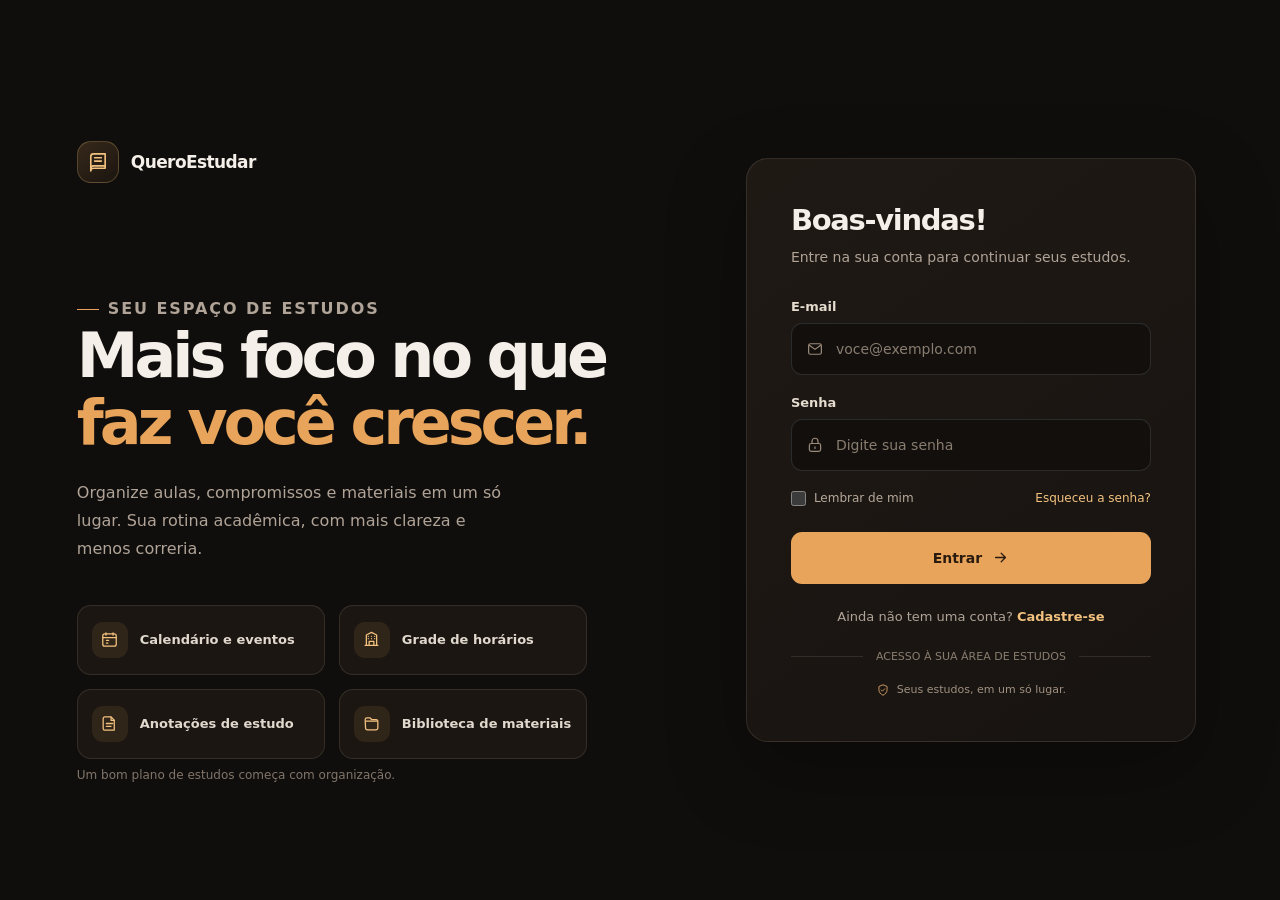
<file: index.html>
<!DOCTYPE html>
<html lang="pt-BR">
<head>
  <meta charset="UTF-8">
  <meta name="viewport" content="width=device-width, initial-scale=1.0">
  <meta name="theme-color" content="#100e0c">
  <meta name="description" content="Acesse o QueroEstudar e organize sua rotina acadêmica em um só lugar.">
  <title>Entrar · QueroEstudar</title>
  <link rel="stylesheet" href="styles.css">
</head>
<body>
  <main class="page">
    <section class="intro" aria-label="Sobre o QueroEstudar">
      <a class="brand" href="index.html" aria-label="QueroEstudar, página inicial">
        <span class="brand-mark" aria-hidden="true">
          <img src="assets/icons/logo.svg" alt="">
        </span>
        <span>QueroEstudar</span>
      </a>

      <div class="intro-copy">
        <p class="eyebrow">Seu espaço de estudos</p>
        <h1>Mais foco no que <span>faz você crescer.</span></h1>
        <p>Organize aulas, compromissos e materiais em um só lugar. Sua rotina acadêmica, com mais clareza e menos correria.</p>

        <ul class="feature-list" aria-label="Recursos da plataforma">
          <li class="feature">
            <span class="feature-icon" aria-hidden="true">
              <svg width="19" height="19" viewBox="0 0 24 24" fill="none">
                <rect x="3.5" y="5" width="17" height="15.5" rx="2.5" stroke="currentColor" stroke-width="1.6"/>
                <path d="M7.5 3.5v3M16.5 3.5v3M3.5 9.5h17M8 13h3M8 16.5h2" stroke="currentColor" stroke-width="1.6" stroke-linecap="round"/>
              </svg>
            </span>
            Calendário e eventos
          </li>
          <li class="feature">
            <span class="feature-icon" aria-hidden="true">
              <svg width="19" height="19" viewBox="0 0 24 24" fill="none">
                <path d="M4 19.5h16M5.5 19.5V6.25L12 3l6.5 3.25V19.5M9 19.5v-5h6v5M8 8h.01M12 8h.01M16 8h.01M8 11h.01M12 11h.01M16 11h.01" stroke="currentColor" stroke-width="1.6" stroke-linecap="round" stroke-linejoin="round"/>
              </svg>
            </span>
            Grade de horários
          </li>
          <li class="feature">
            <span class="feature-icon" aria-hidden="true">
              <svg width="19" height="19" viewBox="0 0 24 24" fill="none">
                <path d="M6 3.75h8l4 4v12.5H6a2 2 0 0 1-2-2v-12.5a2 2 0 0 1 2-2Z" stroke="currentColor" stroke-width="1.6" stroke-linejoin="round"/>
                <path d="M14 4v4h4M8 12h8M8 15.5h6" stroke="currentColor" stroke-width="1.6" stroke-linecap="round"/>
              </svg>
            </span>
            Anotações de estudo
          </li>
          <li class="feature">
            <span class="feature-icon" aria-hidden="true">
              <svg width="19" height="19" viewBox="0 0 24 24" fill="none">
                <path d="M4 7.25A2.25 2.25 0 0 1 6.25 5h4l2 2h5.5A2.25 2.25 0 0 1 20 9.25v8.5A2.25 2.25 0 0 1 17.75 20h-11A2.25 2.25 0 0 1 4.5 17.75L4 7.25Z" stroke="currentColor" stroke-width="1.6" stroke-linejoin="round"/>
                <path d="M4.5 9h15" stroke="currentColor" stroke-width="1.6"/>
              </svg>
            </span>
            Biblioteca de materiais
          </li>
        </ul>
      </div>

      <p class="intro-note">Um bom plano de estudos começa com organização.</p>
    </section>

    <section class="login-side" aria-labelledby="login-title">
      <div class="login-card">
        <a class="brand mobile-brand" href="index.html" aria-label="QueroEstudar, página inicial">
          <span class="brand-mark" aria-hidden="true">
            <img src="assets/icons/logo.svg" alt="">
          </span>
          <span>QueroEstudar</span>
        </a>

        <header class="login-heading">
          <h2 id="login-title">Boas-vindas!</h2>
          <p>Entre na sua conta para continuar seus estudos.</p>
        </header>

        <form>
          <div class="field">
            <label for="email">E-mail</label>
            <div class="input-wrap">
              <svg class="input-icon" aria-hidden="true" viewBox="0 0 24 24" fill="none">
                <rect x="3.5" y="5" width="17" height="14" rx="2.5" stroke="currentColor" stroke-width="1.6"/>
                <path d="m4.5 7 7.5 5.5L19.5 7" stroke="currentColor" stroke-width="1.6" stroke-linecap="round" stroke-linejoin="round"/>
              </svg>
              <input id="email" name="email" type="email" placeholder="voce@exemplo.com" autocomplete="email" required>
            </div>
          </div>

          <div class="field">
            <label for="password">Senha</label>
            <div class="input-wrap">
              <svg class="input-icon" aria-hidden="true" viewBox="0 0 24 24" fill="none">
                <rect x="4.5" y="10" width="15" height="10.5" rx="2.5" stroke="currentColor" stroke-width="1.6"/>
                <path d="M8 10V7a4 4 0 1 1 8 0v3M12 14.5v2" stroke="currentColor" stroke-width="1.6" stroke-linecap="round"/>
              </svg>
              <input id="password" name="password" type="password" placeholder="Digite sua senha" autocomplete="current-password" required>
            </div>
          </div>

          <div class="form-options">
            <label class="remember" for="remember">
              <input id="remember" name="remember" type="checkbox">
              Lembrar de mim
            </label>
            <a class="text-link" href="#">Esqueceu a senha?</a>
          </div>

          <button class="submit-button" type="button">
            Entrar
            <svg width="17" height="17" viewBox="0 0 24 24" fill="none" aria-hidden="true">
              <path d="M5 12h14M13 6l6 6-6 6" stroke="currentColor" stroke-width="1.8" stroke-linecap="round" stroke-linejoin="round"/>
            </svg>
          </button>
        </form>

        <p class="signup">Ainda não tem uma conta?<a class="text-link" href="cadastro.html">Cadastre-se</a></p>
        <div class="divider">ACESSO À SUA ÁREA DE ESTUDOS</div>
        <p class="secure-note">
          <svg width="14" height="14" viewBox="0 0 24 24" fill="none" aria-hidden="true">
            <path d="M12 3 19 6v5.5c0 4.5-3 7.7-7 9.5-4-1.8-7-5-7-9.5V6l7-3Z" stroke="currentColor" stroke-width="1.7" stroke-linejoin="round"/>
            <path d="m9 12 2 2 4-4" stroke="currentColor" stroke-width="1.7" stroke-linecap="round" stroke-linejoin="round"/>
          </svg>
          Seus estudos, em um só lugar.
        </p>
      </div>
    </section>
  </main>
</body>
</html>
</file>
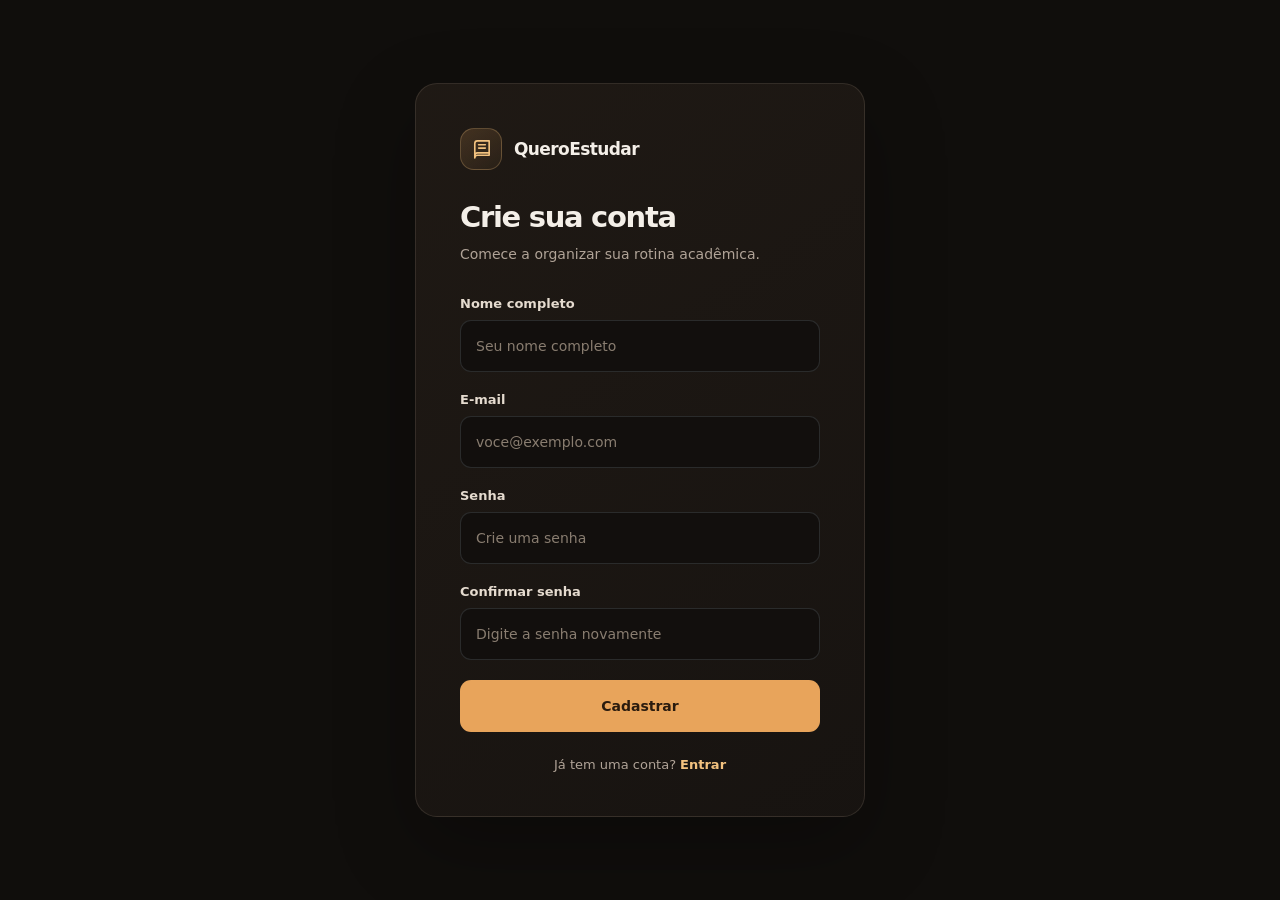
<file: cadastro.html>
<!DOCTYPE html>
<html lang="pt-BR">
<head>
  <meta charset="UTF-8">
  <meta name="viewport" content="width=device-width, initial-scale=1.0">
  <meta name="theme-color" content="#100e0c">
  <meta name="description" content="Crie sua conta no QueroEstudar.">
  <title>Cadastro · QueroEstudar</title>
  <link rel="stylesheet" href="styles.css">
</head>
<body>
  <main class="auth-page">
    <section class="login-card auth-card" aria-labelledby="signup-title">
      <a class="brand" href="index.html" aria-label="Voltar ao login do QueroEstudar">
        <span class="brand-mark" aria-hidden="true">
          <img src="assets/icons/logo.svg" alt="">
        </span>
        <span>QueroEstudar</span>
      </a>

      <header class="login-heading">
        <h2 id="signup-title">Crie sua conta</h2>
        <p>Comece a organizar sua rotina acadêmica.</p>
      </header>

      <form>
        <div class="field">
          <label for="full-name">Nome completo</label>
          <input class="plain-input" id="full-name" name="name" type="text" placeholder="Seu nome completo" autocomplete="name" required>
        </div>

        <div class="field">
          <label for="email">E-mail</label>
          <input class="plain-input" id="email" name="email" type="email" placeholder="voce@exemplo.com" autocomplete="email" required>
        </div>

        <div class="field">
          <label for="password">Senha</label>
          <input class="plain-input" id="password" name="password" type="password" placeholder="Crie uma senha" autocomplete="new-password" required>
        </div>

        <div class="field">
          <label for="confirm-password">Confirmar senha</label>
          <input class="plain-input" id="confirm-password" name="confirm-password" type="password" placeholder="Digite a senha novamente" autocomplete="new-password" required>
        </div>

        <button class="submit-button" type="button">Cadastrar</button>
      </form>

      <p class="signup">Já tem uma conta?<a class="text-link" href="index.html">Entrar</a></p>
    </section>
  </main>
</body>
</html>
</file>
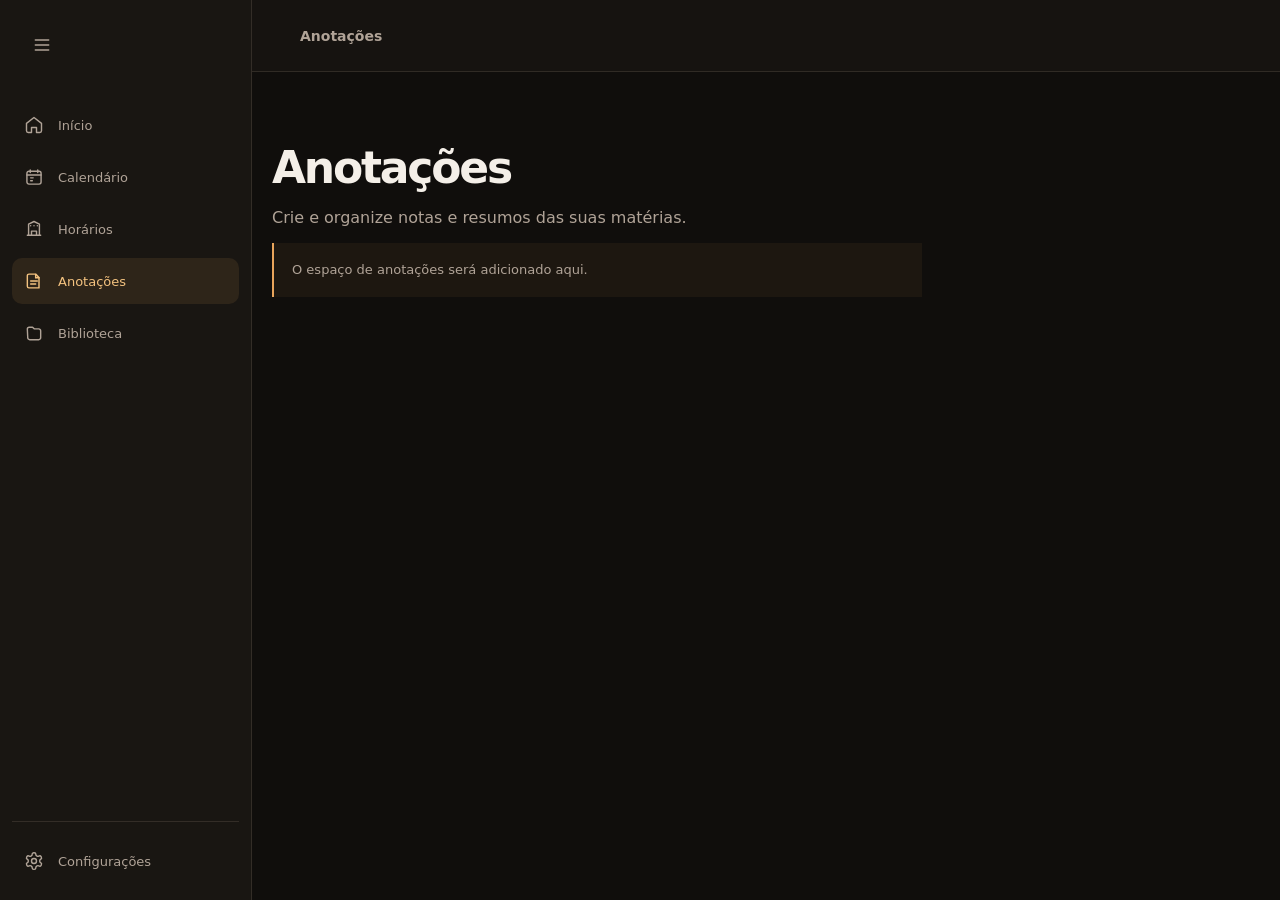
<file: app/anotacoes.html>
<!DOCTYPE html>
<html lang="pt-BR">
<head>
  <meta charset="UTF-8">
  <meta name="viewport" content="width=device-width, initial-scale=1.0">
  <meta name="theme-color" content="#100e0c">
  <title>Anotações · QueroEstudar</title>
  <script src="../sidebar.js"></script>
  <link rel="stylesheet" href="../styles.css">
</head>
<body>
  <div class="app-shell">
    <aside class="app-sidebar" id="app-sidebar" aria-label="Menu principal">
      <div class="sidebar-header">
        <button class="sidebar-toggle sidebar-toggle--sidebar" type="button" data-sidebar-toggle aria-controls="app-sidebar" aria-expanded="true" aria-label="Recolher menu" title="Recolher menu">
          <svg viewBox="0 0 24 24" fill="none" aria-hidden="true"><path d="M4 6h16M4 12h16M4 18h16" stroke="currentColor" stroke-width="1.8" stroke-linecap="round"/></svg>
        </button>
      </div>
      <nav class="app-nav" aria-label="Navegação principal">
        <a href="dashboard.html" aria-label="Início" title="Início"><svg class="nav-icon" viewBox="0 0 24 24" fill="none" aria-hidden="true"><path d="m3 10 9-7 9 7v9a2 2 0 0 1-2 2h-4v-6H9v6H5a2 2 0 0 1-2-2v-9Z" stroke="currentColor" stroke-width="1.7" stroke-linecap="round" stroke-linejoin="round"/></svg><span class="nav-label">Início</span></a>
        <a href="calendario.html" aria-label="Calendário" title="Calendário"><svg class="nav-icon" viewBox="0 0 24 24" fill="none" aria-hidden="true"><rect x="3.5" y="5" width="17" height="15.5" rx="2.5" stroke="currentColor" stroke-width="1.7"/><path d="M7.5 3.5v3M16.5 3.5v3M3.5 9.5h17M8 13h3M8 16.5h2" stroke="currentColor" stroke-width="1.7" stroke-linecap="round"/></svg><span class="nav-label">Calendário</span></a>
        <a href="horarios.html" aria-label="Horários de aula" title="Horários de aula"><svg class="nav-icon" viewBox="0 0 24 24" fill="none" aria-hidden="true"><path d="M4 19.5h16M5.5 19.5V6.25L12 3l6.5 3.25V19.5M9 19.5v-5h6v5M8 8h.01M12 8h.01M16 8h.01" stroke="currentColor" stroke-width="1.7" stroke-linecap="round" stroke-linejoin="round"/></svg><span class="nav-label">Horários</span></a>
        <a href="anotacoes.html" aria-current="page" aria-label="Anotações" title="Anotações"><svg class="nav-icon" viewBox="0 0 24 24" fill="none" aria-hidden="true"><path d="M6 3.75h8l4 4v12.5H6a2 2 0 0 1-2-2v-12.5a2 2 0 0 1 2-2Z" stroke="currentColor" stroke-width="1.7" stroke-linejoin="round"/><path d="M14 4v4h4M8 12h8M8 15.5h6" stroke="currentColor" stroke-width="1.7" stroke-linecap="round"/></svg><span class="nav-label">Anotações</span></a>
        <a href="biblioteca.html" aria-label="Biblioteca de materiais" title="Biblioteca de materiais"><svg class="nav-icon" viewBox="0 0 24 24" fill="none" aria-hidden="true"><path d="M4 7.25A2.25 2.25 0 0 1 6.25 5h4l2 2h5.5A2.25 2.25 0 0 1 20 9.25v8.5A2.25 2.25 0 0 1 17.75 20h-11A2.25 2.25 0 0 1 4.5 17.75L4 7.25Z" stroke="currentColor" stroke-width="1.7" stroke-linejoin="round"/></svg><span class="nav-label">Biblioteca</span></a>
      </nav>
      <div class="sidebar-footer">
        <nav class="app-nav" aria-label="Configurações">
          <a href="configuracoes.html" aria-label="Configurações" title="Configurações"><svg class="nav-icon" viewBox="0 0 24 24" fill="none" aria-hidden="true"><path d="M12.22 2h-.44a2 2 0 0 0-2 2v.18a2 2 0 0 1-1 1.73l-.43.25a2 2 0 0 1-2 0l-.15-.08a2 2 0 0 0-2.73.73l-.22.38a2 2 0 0 0 .73 2.73l.15.09a2 2 0 0 1 1 1.73v.51a2 2 0 0 1-1 1.74l-.15.08a2 2 0 0 0-.73 2.73l.22.38a2 2 0 0 0 2.73.73l.15-.08a2 2 0 0 1 2 0l.43.25a2 2 0 0 1 1 1.73V20a2 2 0 0 0 2 2h.44a2 2 0 0 0 2-2v-.18a2 2 0 0 1 1-1.73l.43-.25a2 2 0 0 1 2 0l.15.08a2 2 0 0 0 2.73-.73l.22-.38a2 2 0 0 0-.73-2.73l-.15-.08a2 2 0 0 1-1-1.74v-.5a2 2 0 0 1 1-1.74l.15-.08a2 2 0 0 0 .73-2.73l-.22-.38a2 2 0 0 0-2.73-.73l-.15.08a2 2 0 0 1-2 0l-.43-.25a2 2 0 0 1-1-1.73V4a2 2 0 0 0-2-2z" stroke="currentColor" stroke-width="1.7" stroke-linecap="round" stroke-linejoin="round"/><circle cx="12" cy="12" r="3" stroke="currentColor" stroke-width="1.7"/></svg><span class="nav-label">Configurações</span></a>
        </nav>
      </div>
    </aside>
    <button class="sidebar-backdrop" type="button" aria-label="Fechar menu"></button>
    <div class="app-content">
      <header class="app-topbar">
        <button class="sidebar-toggle sidebar-toggle--mobile" type="button" data-sidebar-toggle aria-controls="app-sidebar" aria-expanded="true" aria-label="Recolher menu">
          <svg viewBox="0 0 24 24" fill="none" aria-hidden="true"><path d="M4 6h16M4 12h16M4 18h16" stroke="currentColor" stroke-width="1.8" stroke-linecap="round"/></svg>
        </button>
        <span class="app-topbar-title">Anotações</span>
      </header>
      <main class="app-main">
        <h1>Anotações</h1>
        <p>Crie e organize notas e resumos das suas matérias.</p>
        <p class="page-notice">O espaço de anotações será adicionado aqui.</p>
      </main>
    </div>
  </div>
</body>
</html>
</file>
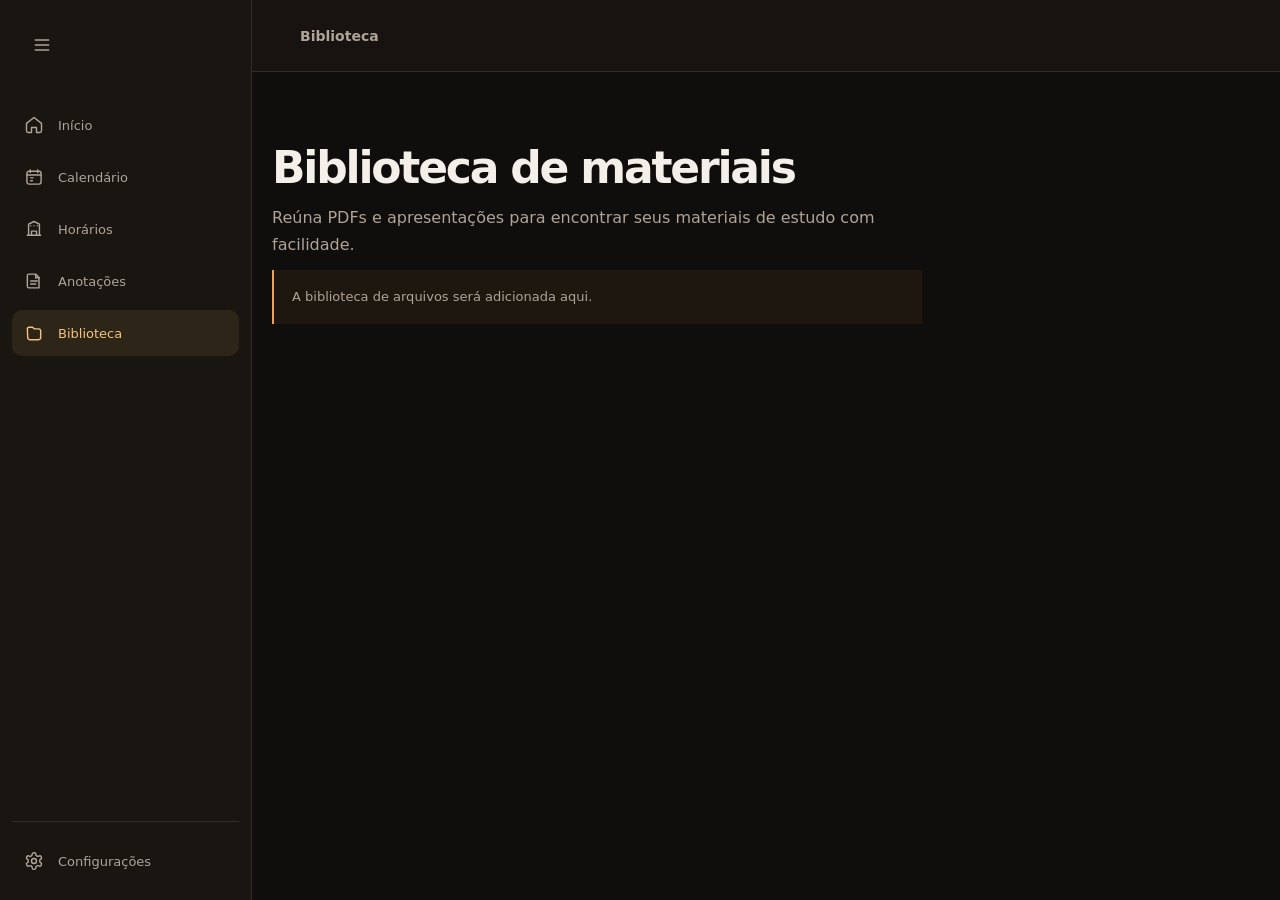
<file: app/biblioteca.html>
<!DOCTYPE html>
<html lang="pt-BR">
<head>
  <meta charset="UTF-8">
  <meta name="viewport" content="width=device-width, initial-scale=1.0">
  <meta name="theme-color" content="#100e0c">
  <title>Biblioteca · QueroEstudar</title>
  <script src="../sidebar.js"></script>
  <link rel="stylesheet" href="../styles.css">
</head>
<body>
  <div class="app-shell">
    <aside class="app-sidebar" id="app-sidebar" aria-label="Menu principal">
      <div class="sidebar-header">
        <button class="sidebar-toggle sidebar-toggle--sidebar" type="button" data-sidebar-toggle aria-controls="app-sidebar" aria-expanded="true" aria-label="Recolher menu" title="Recolher menu">
          <svg viewBox="0 0 24 24" fill="none" aria-hidden="true"><path d="M4 6h16M4 12h16M4 18h16" stroke="currentColor" stroke-width="1.8" stroke-linecap="round"/></svg>
        </button>
      </div>
      <nav class="app-nav" aria-label="Navegação principal">
        <a href="dashboard.html" aria-label="Início" title="Início"><svg class="nav-icon" viewBox="0 0 24 24" fill="none" aria-hidden="true"><path d="m3 10 9-7 9 7v9a2 2 0 0 1-2 2h-4v-6H9v6H5a2 2 0 0 1-2-2v-9Z" stroke="currentColor" stroke-width="1.7" stroke-linecap="round" stroke-linejoin="round"/></svg><span class="nav-label">Início</span></a>
        <a href="calendario.html" aria-label="Calendário" title="Calendário"><svg class="nav-icon" viewBox="0 0 24 24" fill="none" aria-hidden="true"><rect x="3.5" y="5" width="17" height="15.5" rx="2.5" stroke="currentColor" stroke-width="1.7"/><path d="M7.5 3.5v3M16.5 3.5v3M3.5 9.5h17M8 13h3M8 16.5h2" stroke="currentColor" stroke-width="1.7" stroke-linecap="round"/></svg><span class="nav-label">Calendário</span></a>
        <a href="horarios.html" aria-label="Horários de aula" title="Horários de aula"><svg class="nav-icon" viewBox="0 0 24 24" fill="none" aria-hidden="true"><path d="M4 19.5h16M5.5 19.5V6.25L12 3l6.5 3.25V19.5M9 19.5v-5h6v5M8 8h.01M12 8h.01M16 8h.01" stroke="currentColor" stroke-width="1.7" stroke-linecap="round" stroke-linejoin="round"/></svg><span class="nav-label">Horários</span></a>
        <a href="anotacoes.html" aria-label="Anotações" title="Anotações"><svg class="nav-icon" viewBox="0 0 24 24" fill="none" aria-hidden="true"><path d="M6 3.75h8l4 4v12.5H6a2 2 0 0 1-2-2v-12.5a2 2 0 0 1 2-2Z" stroke="currentColor" stroke-width="1.7" stroke-linejoin="round"/><path d="M14 4v4h4M8 12h8M8 15.5h6" stroke="currentColor" stroke-width="1.7" stroke-linecap="round"/></svg><span class="nav-label">Anotações</span></a>
        <a href="biblioteca.html" aria-current="page" aria-label="Biblioteca de materiais" title="Biblioteca de materiais"><svg class="nav-icon" viewBox="0 0 24 24" fill="none" aria-hidden="true"><path d="M4 7.25A2.25 2.25 0 0 1 6.25 5h4l2 2h5.5A2.25 2.25 0 0 1 20 9.25v8.5A2.25 2.25 0 0 1 17.75 20h-11A2.25 2.25 0 0 1 4.5 17.75L4 7.25Z" stroke="currentColor" stroke-width="1.7" stroke-linejoin="round"/></svg><span class="nav-label">Biblioteca</span></a>
      </nav>
      <div class="sidebar-footer">
        <nav class="app-nav" aria-label="Configurações">
          <a href="configuracoes.html" aria-label="Configurações" title="Configurações"><svg class="nav-icon" viewBox="0 0 24 24" fill="none" aria-hidden="true"><path d="M12.22 2h-.44a2 2 0 0 0-2 2v.18a2 2 0 0 1-1 1.73l-.43.25a2 2 0 0 1-2 0l-.15-.08a2 2 0 0 0-2.73.73l-.22.38a2 2 0 0 0 .73 2.73l.15.09a2 2 0 0 1 1 1.73v.51a2 2 0 0 1-1 1.74l-.15.08a2 2 0 0 0-.73 2.73l.22.38a2 2 0 0 0 2.73.73l.15-.08a2 2 0 0 1 2 0l.43.25a2 2 0 0 1 1 1.73V20a2 2 0 0 0 2 2h.44a2 2 0 0 0 2-2v-.18a2 2 0 0 1 1-1.73l.43-.25a2 2 0 0 1 2 0l.15.08a2 2 0 0 0 2.73-.73l.22-.38a2 2 0 0 0-.73-2.73l-.15-.08a2 2 0 0 1-1-1.74v-.5a2 2 0 0 1 1-1.74l.15-.08a2 2 0 0 0 .73-2.73l-.22-.38a2 2 0 0 0-2.73-.73l-.15.08a2 2 0 0 1-2 0l-.43-.25a2 2 0 0 1-1-1.73V4a2 2 0 0 0-2-2z" stroke="currentColor" stroke-width="1.7" stroke-linecap="round" stroke-linejoin="round"/><circle cx="12" cy="12" r="3" stroke="currentColor" stroke-width="1.7"/></svg><span class="nav-label">Configurações</span></a>
        </nav>
      </div>
    </aside>
    <button class="sidebar-backdrop" type="button" aria-label="Fechar menu"></button>
    <div class="app-content">
      <header class="app-topbar">
        <button class="sidebar-toggle sidebar-toggle--mobile" type="button" data-sidebar-toggle aria-controls="app-sidebar" aria-expanded="true" aria-label="Recolher menu">
          <svg viewBox="0 0 24 24" fill="none" aria-hidden="true"><path d="M4 6h16M4 12h16M4 18h16" stroke="currentColor" stroke-width="1.8" stroke-linecap="round"/></svg>
        </button>
        <span class="app-topbar-title">Biblioteca</span>
      </header>
      <main class="app-main">
        <h1>Biblioteca de materiais</h1>
        <p>Reúna PDFs e apresentações para encontrar seus materiais de estudo com facilidade.</p>
        <p class="page-notice">A biblioteca de arquivos será adicionada aqui.</p>
      </main>
    </div>
  </div>
</body>
</html>
</file>
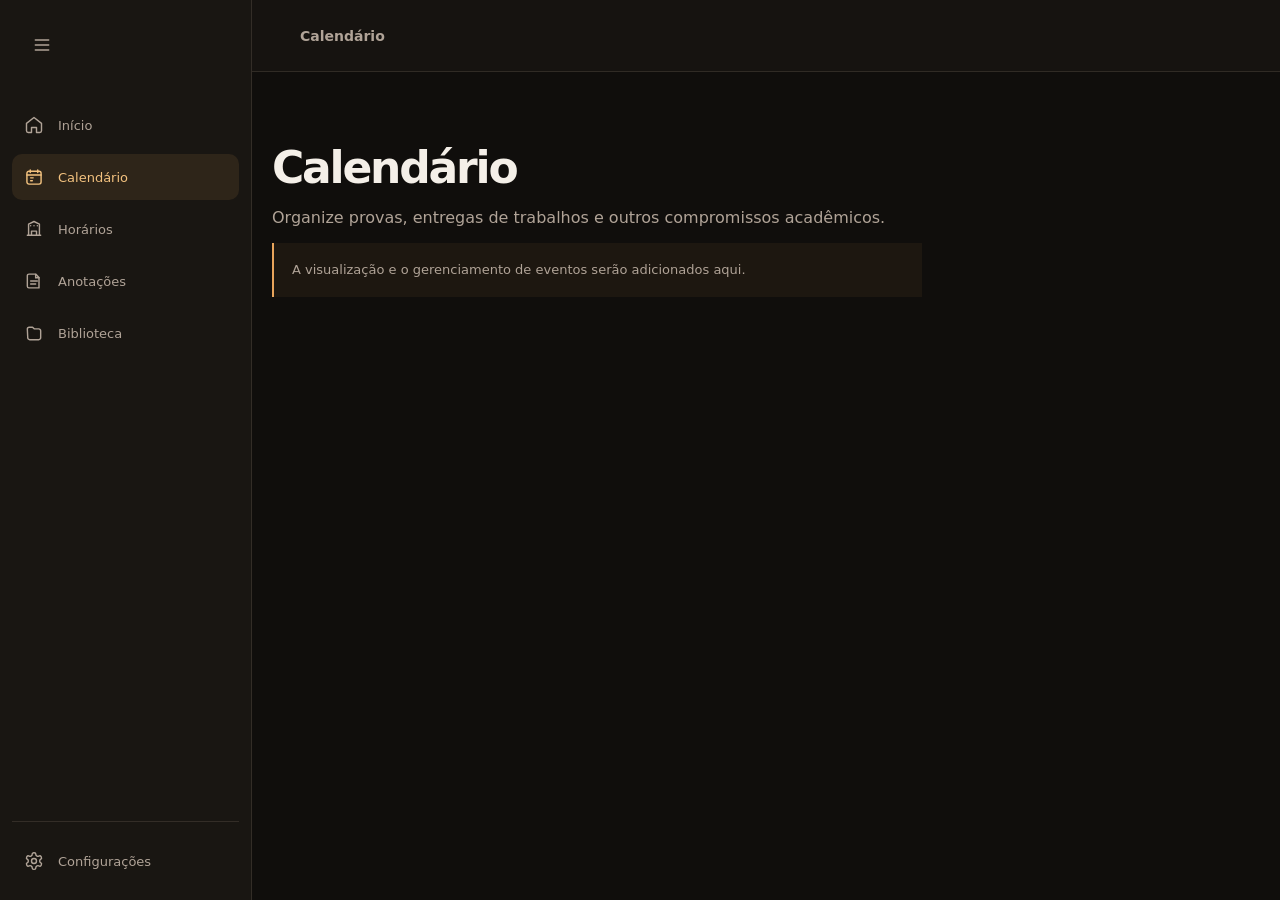
<file: app/calendario.html>
<!DOCTYPE html>
<html lang="pt-BR">
<head>
  <meta charset="UTF-8">
  <meta name="viewport" content="width=device-width, initial-scale=1.0">
  <meta name="theme-color" content="#100e0c">
  <title>Calendário · QueroEstudar</title>
  <script src="../sidebar.js"></script>
  <link rel="stylesheet" href="../styles.css">
</head>
<body>
  <div class="app-shell">
    <aside class="app-sidebar" id="app-sidebar" aria-label="Menu principal">
      <div class="sidebar-header">
        <button class="sidebar-toggle sidebar-toggle--sidebar" type="button" data-sidebar-toggle aria-controls="app-sidebar" aria-expanded="true" aria-label="Recolher menu" title="Recolher menu">
          <svg viewBox="0 0 24 24" fill="none" aria-hidden="true"><path d="M4 6h16M4 12h16M4 18h16" stroke="currentColor" stroke-width="1.8" stroke-linecap="round"/></svg>
        </button>
      </div>
      <nav class="app-nav" aria-label="Navegação principal">
        <a href="dashboard.html" aria-label="Início" title="Início"><svg class="nav-icon" viewBox="0 0 24 24" fill="none" aria-hidden="true"><path d="m3 10 9-7 9 7v9a2 2 0 0 1-2 2h-4v-6H9v6H5a2 2 0 0 1-2-2v-9Z" stroke="currentColor" stroke-width="1.7" stroke-linecap="round" stroke-linejoin="round"/></svg><span class="nav-label">Início</span></a>
        <a href="calendario.html" aria-current="page" aria-label="Calendário" title="Calendário"><svg class="nav-icon" viewBox="0 0 24 24" fill="none" aria-hidden="true"><rect x="3.5" y="5" width="17" height="15.5" rx="2.5" stroke="currentColor" stroke-width="1.7"/><path d="M7.5 3.5v3M16.5 3.5v3M3.5 9.5h17M8 13h3M8 16.5h2" stroke="currentColor" stroke-width="1.7" stroke-linecap="round"/></svg><span class="nav-label">Calendário</span></a>
        <a href="horarios.html" aria-label="Horários de aula" title="Horários de aula"><svg class="nav-icon" viewBox="0 0 24 24" fill="none" aria-hidden="true"><path d="M4 19.5h16M5.5 19.5V6.25L12 3l6.5 3.25V19.5M9 19.5v-5h6v5M8 8h.01M12 8h.01M16 8h.01" stroke="currentColor" stroke-width="1.7" stroke-linecap="round" stroke-linejoin="round"/></svg><span class="nav-label">Horários</span></a>
        <a href="anotacoes.html" aria-label="Anotações" title="Anotações"><svg class="nav-icon" viewBox="0 0 24 24" fill="none" aria-hidden="true"><path d="M6 3.75h8l4 4v12.5H6a2 2 0 0 1-2-2v-12.5a2 2 0 0 1 2-2Z" stroke="currentColor" stroke-width="1.7" stroke-linejoin="round"/><path d="M14 4v4h4M8 12h8M8 15.5h6" stroke="currentColor" stroke-width="1.7" stroke-linecap="round"/></svg><span class="nav-label">Anotações</span></a>
        <a href="biblioteca.html" aria-label="Biblioteca de materiais" title="Biblioteca de materiais"><svg class="nav-icon" viewBox="0 0 24 24" fill="none" aria-hidden="true"><path d="M4 7.25A2.25 2.25 0 0 1 6.25 5h4l2 2h5.5A2.25 2.25 0 0 1 20 9.25v8.5A2.25 2.25 0 0 1 17.75 20h-11A2.25 2.25 0 0 1 4.5 17.75L4 7.25Z" stroke="currentColor" stroke-width="1.7" stroke-linejoin="round"/></svg><span class="nav-label">Biblioteca</span></a>
      </nav>
      <div class="sidebar-footer">
        <nav class="app-nav" aria-label="Configurações">
          <a href="configuracoes.html" aria-label="Configurações" title="Configurações"><svg class="nav-icon" viewBox="0 0 24 24" fill="none" aria-hidden="true"><path d="M12.22 2h-.44a2 2 0 0 0-2 2v.18a2 2 0 0 1-1 1.73l-.43.25a2 2 0 0 1-2 0l-.15-.08a2 2 0 0 0-2.73.73l-.22.38a2 2 0 0 0 .73 2.73l.15.09a2 2 0 0 1 1 1.73v.51a2 2 0 0 1-1 1.74l-.15.08a2 2 0 0 0-.73 2.73l.22.38a2 2 0 0 0 2.73.73l.15-.08a2 2 0 0 1 2 0l.43.25a2 2 0 0 1 1 1.73V20a2 2 0 0 0 2 2h.44a2 2 0 0 0 2-2v-.18a2 2 0 0 1 1-1.73l.43-.25a2 2 0 0 1 2 0l.15.08a2 2 0 0 0 2.73-.73l.22-.38a2 2 0 0 0-.73-2.73l-.15-.08a2 2 0 0 1-1-1.74v-.5a2 2 0 0 1 1-1.74l.15-.08a2 2 0 0 0 .73-2.73l-.22-.38a2 2 0 0 0-2.73-.73l-.15.08a2 2 0 0 1-2 0l-.43-.25a2 2 0 0 1-1-1.73V4a2 2 0 0 0-2-2z" stroke="currentColor" stroke-width="1.7" stroke-linecap="round" stroke-linejoin="round"/><circle cx="12" cy="12" r="3" stroke="currentColor" stroke-width="1.7"/></svg><span class="nav-label">Configurações</span></a>
        </nav>
      </div>
    </aside>
    <button class="sidebar-backdrop" type="button" aria-label="Fechar menu"></button>
    <div class="app-content">
      <header class="app-topbar">
        <button class="sidebar-toggle sidebar-toggle--mobile" type="button" data-sidebar-toggle aria-controls="app-sidebar" aria-expanded="true" aria-label="Recolher menu">
          <svg viewBox="0 0 24 24" fill="none" aria-hidden="true"><path d="M4 6h16M4 12h16M4 18h16" stroke="currentColor" stroke-width="1.8" stroke-linecap="round"/></svg>
        </button>
        <span class="app-topbar-title">Calendário</span>
      </header>
      <main class="app-main">
        <h1>Calendário</h1>
        <p>Organize provas, entregas de trabalhos e outros compromissos acadêmicos.</p>
        <p class="page-notice">A visualização e o gerenciamento de eventos serão adicionados aqui.</p>
      </main>
    </div>
  </div>
</body>
</html>
</file>
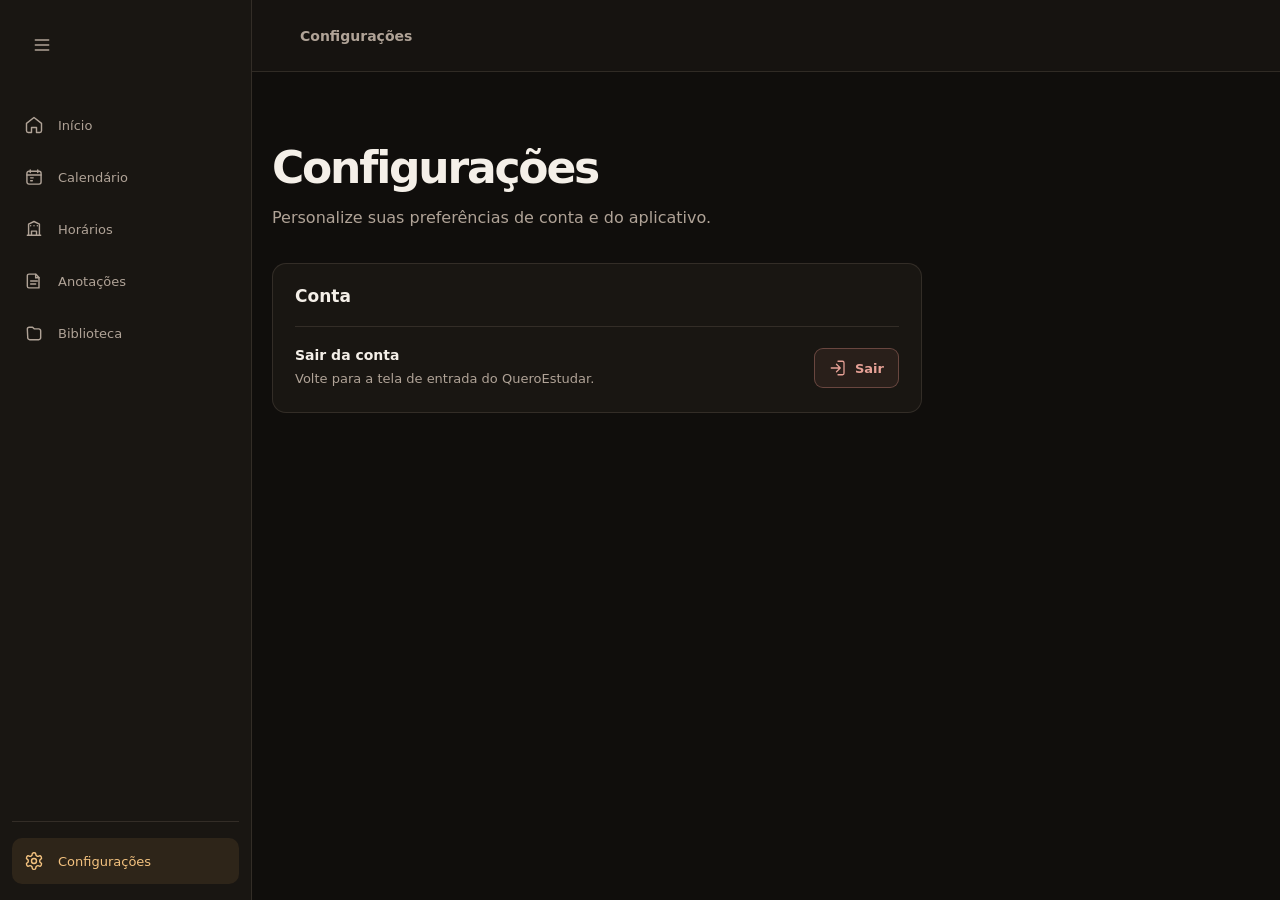
<file: app/configuracoes.html>
<!DOCTYPE html>
<html lang="pt-BR">
<head>
  <meta charset="UTF-8">
  <meta name="viewport" content="width=device-width, initial-scale=1.0">
  <meta name="theme-color" content="#100e0c">
  <title>Configurações · QueroEstudar</title>
  <script src="../sidebar.js"></script>
  <link rel="stylesheet" href="../styles.css">
</head>
<body>
  <div class="app-shell">
    <aside class="app-sidebar" id="app-sidebar" aria-label="Menu principal">
      <div class="sidebar-header">
        <button class="sidebar-toggle sidebar-toggle--sidebar" type="button" data-sidebar-toggle aria-controls="app-sidebar" aria-expanded="true" aria-label="Recolher menu" title="Recolher menu">
          <svg viewBox="0 0 24 24" fill="none" aria-hidden="true"><path d="M4 6h16M4 12h16M4 18h16" stroke="currentColor" stroke-width="1.8" stroke-linecap="round"/></svg>
        </button>
      </div>
      <nav class="app-nav" aria-label="Navegação principal">
        <a href="dashboard.html" aria-label="Início" title="Início"><svg class="nav-icon" viewBox="0 0 24 24" fill="none" aria-hidden="true"><path d="m3 10 9-7 9 7v9a2 2 0 0 1-2 2h-4v-6H9v6H5a2 2 0 0 1-2-2v-9Z" stroke="currentColor" stroke-width="1.7" stroke-linecap="round" stroke-linejoin="round"/></svg><span class="nav-label">Início</span></a>
        <a href="calendario.html" aria-label="Calendário" title="Calendário"><svg class="nav-icon" viewBox="0 0 24 24" fill="none" aria-hidden="true"><rect x="3.5" y="5" width="17" height="15.5" rx="2.5" stroke="currentColor" stroke-width="1.7"/><path d="M7.5 3.5v3M16.5 3.5v3M3.5 9.5h17M8 13h3M8 16.5h2" stroke="currentColor" stroke-width="1.7" stroke-linecap="round"/></svg><span class="nav-label">Calendário</span></a>
        <a href="horarios.html" aria-label="Horários de aula" title="Horários de aula"><svg class="nav-icon" viewBox="0 0 24 24" fill="none" aria-hidden="true"><path d="M4 19.5h16M5.5 19.5V6.25L12 3l6.5 3.25V19.5M9 19.5v-5h6v5M8 8h.01M12 8h.01M16 8h.01" stroke="currentColor" stroke-width="1.7" stroke-linecap="round" stroke-linejoin="round"/></svg><span class="nav-label">Horários</span></a>
        <a href="anotacoes.html" aria-label="Anotações" title="Anotações"><svg class="nav-icon" viewBox="0 0 24 24" fill="none" aria-hidden="true"><path d="M6 3.75h8l4 4v12.5H6a2 2 0 0 1-2-2v-12.5a2 2 0 0 1 2-2Z" stroke="currentColor" stroke-width="1.7" stroke-linejoin="round"/><path d="M14 4v4h4M8 12h8M8 15.5h6" stroke="currentColor" stroke-width="1.7" stroke-linecap="round"/></svg><span class="nav-label">Anotações</span></a>
        <a href="biblioteca.html" aria-label="Biblioteca de materiais" title="Biblioteca de materiais"><svg class="nav-icon" viewBox="0 0 24 24" fill="none" aria-hidden="true"><path d="M4 7.25A2.25 2.25 0 0 1 6.25 5h4l2 2h5.5A2.25 2.25 0 0 1 20 9.25v8.5A2.25 2.25 0 0 1 17.75 20h-11A2.25 2.25 0 0 1 4.5 17.75L4 7.25Z" stroke="currentColor" stroke-width="1.7" stroke-linejoin="round"/></svg><span class="nav-label">Biblioteca</span></a>
      </nav>
      <div class="sidebar-footer">
        <nav class="app-nav" aria-label="Configurações">
          <a href="configuracoes.html" aria-current="page" aria-label="Configurações" title="Configurações"><svg class="nav-icon" viewBox="0 0 24 24" fill="none" aria-hidden="true"><path d="M12.22 2h-.44a2 2 0 0 0-2 2v.18a2 2 0 0 1-1 1.73l-.43.25a2 2 0 0 1-2 0l-.15-.08a2 2 0 0 0-2.73.73l-.22.38a2 2 0 0 0 .73 2.73l.15.09a2 2 0 0 1 1 1.73v.51a2 2 0 0 1-1 1.74l-.15.08a2 2 0 0 0-.73 2.73l.22.38a2 2 0 0 0 2.73.73l.15-.08a2 2 0 0 1 2 0l.43.25a2 2 0 0 1 1 1.73V20a2 2 0 0 0 2 2h.44a2 2 0 0 0 2-2v-.18a2 2 0 0 1 1-1.73l.43-.25a2 2 0 0 1 2 0l.15.08a2 2 0 0 0 2.73-.73l.22-.38a2 2 0 0 0-.73-2.73l-.15-.08a2 2 0 0 1-1-1.74v-.5a2 2 0 0 1 1-1.74l.15-.08a2 2 0 0 0 .73-2.73l-.22-.38a2 2 0 0 0-2.73-.73l-.15.08a2 2 0 0 1-2 0l-.43-.25a2 2 0 0 1-1-1.73V4a2 2 0 0 0-2-2z" stroke="currentColor" stroke-width="1.7" stroke-linecap="round" stroke-linejoin="round"/><circle cx="12" cy="12" r="3" stroke="currentColor" stroke-width="1.7"/></svg><span class="nav-label">Configurações</span></a>
        </nav>
      </div>
    </aside>
    <button class="sidebar-backdrop" type="button" aria-label="Fechar menu"></button>
    <div class="app-content">
      <header class="app-topbar">
        <button class="sidebar-toggle sidebar-toggle--mobile" type="button" data-sidebar-toggle aria-controls="app-sidebar" aria-expanded="true" aria-label="Recolher menu">
          <svg viewBox="0 0 24 24" fill="none" aria-hidden="true"><path d="M4 6h16M4 12h16M4 18h16" stroke="currentColor" stroke-width="1.8" stroke-linecap="round"/></svg>
        </button>
        <span class="app-topbar-title">Configurações</span>
      </header>
      <main class="app-main">
        <h1>Configurações</h1>
        <p>Personalize suas preferências de conta e do aplicativo.</p>
        <section class="settings-section" aria-labelledby="account-section-title">
          <h2 id="account-section-title">Conta</h2>
          <div class="settings-account-row">
            <div class="settings-account-copy">
              <h3>Sair da conta</h3>
              <p>Volte para a tela de entrada do QueroEstudar.</p>
            </div>
            <a class="logout-link" href="../index.html">
              <svg viewBox="0 0 24 24" fill="none" aria-hidden="true"><path d="M10 17l5-5-5-5M15 12H3M12 3h6a2 2 0 0 1 2 2v14a2 2 0 0 1-2 2h-6" stroke="currentColor" stroke-width="1.7" stroke-linecap="round" stroke-linejoin="round"/></svg>
              Sair
            </a>
          </div>
        </section>
      </main>
    </div>
  </div>
</body>
</html>
</file>
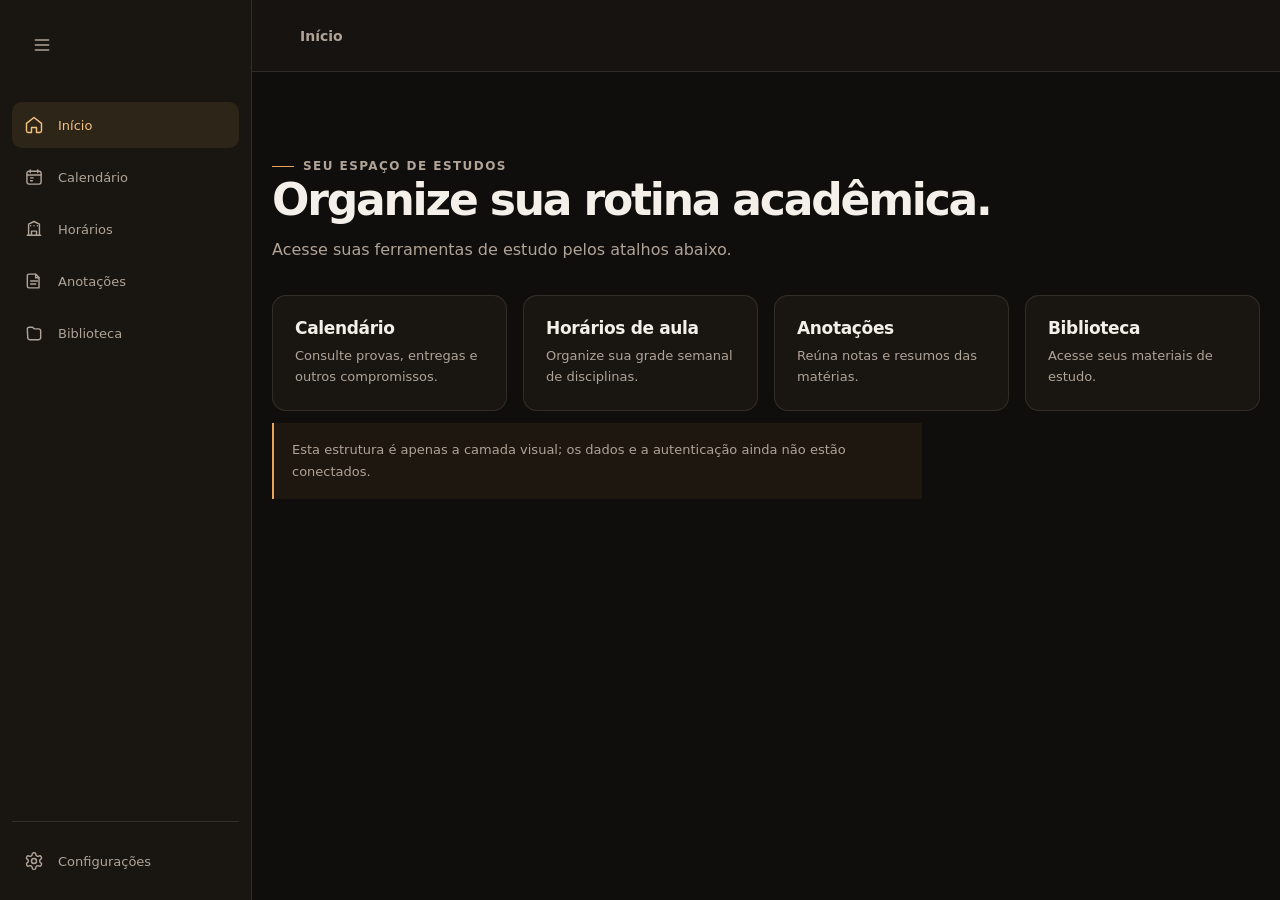
<file: app/dashboard.html>
<!DOCTYPE html>
<html lang="pt-BR">
<head>
  <meta charset="UTF-8">
  <meta name="viewport" content="width=device-width, initial-scale=1.0">
  <meta name="theme-color" content="#100e0c">
  <title>Início · QueroEstudar</title>
  <script src="../sidebar.js"></script>
  <link rel="stylesheet" href="../styles.css">
</head>
<body>
  <div class="app-shell">
    <aside class="app-sidebar" id="app-sidebar" aria-label="Menu principal">
      <div class="sidebar-header">
        <button class="sidebar-toggle sidebar-toggle--sidebar" type="button" data-sidebar-toggle aria-controls="app-sidebar" aria-expanded="true" aria-label="Recolher menu" title="Recolher menu">
          <svg viewBox="0 0 24 24" fill="none" aria-hidden="true"><path d="M4 6h16M4 12h16M4 18h16" stroke="currentColor" stroke-width="1.8" stroke-linecap="round"/></svg>
        </button>
      </div>
      <nav class="app-nav" aria-label="Navegação principal">
        <a href="dashboard.html" aria-current="page" aria-label="Início" title="Início">
          <svg class="nav-icon" viewBox="0 0 24 24" fill="none" aria-hidden="true"><path d="m3 10 9-7 9 7v9a2 2 0 0 1-2 2h-4v-6H9v6H5a2 2 0 0 1-2-2v-9Z" stroke="currentColor" stroke-width="1.7" stroke-linecap="round" stroke-linejoin="round"/></svg>
          <span class="nav-label">Início</span>
        </a>
        <a href="calendario.html" aria-label="Calendário" title="Calendário">
          <svg class="nav-icon" viewBox="0 0 24 24" fill="none" aria-hidden="true"><rect x="3.5" y="5" width="17" height="15.5" rx="2.5" stroke="currentColor" stroke-width="1.7"/><path d="M7.5 3.5v3M16.5 3.5v3M3.5 9.5h17M8 13h3M8 16.5h2" stroke="currentColor" stroke-width="1.7" stroke-linecap="round"/></svg>
          <span class="nav-label">Calendário</span>
        </a>
        <a href="horarios.html" aria-label="Horários de aula" title="Horários de aula">
          <svg class="nav-icon" viewBox="0 0 24 24" fill="none" aria-hidden="true"><path d="M4 19.5h16M5.5 19.5V6.25L12 3l6.5 3.25V19.5M9 19.5v-5h6v5M8 8h.01M12 8h.01M16 8h.01" stroke="currentColor" stroke-width="1.7" stroke-linecap="round" stroke-linejoin="round"/></svg>
          <span class="nav-label">Horários</span>
        </a>
        <a href="anotacoes.html" aria-label="Anotações" title="Anotações">
          <svg class="nav-icon" viewBox="0 0 24 24" fill="none" aria-hidden="true"><path d="M6 3.75h8l4 4v12.5H6a2 2 0 0 1-2-2v-12.5a2 2 0 0 1 2-2Z" stroke="currentColor" stroke-width="1.7" stroke-linejoin="round"/><path d="M14 4v4h4M8 12h8M8 15.5h6" stroke="currentColor" stroke-width="1.7" stroke-linecap="round"/></svg>
          <span class="nav-label">Anotações</span>
        </a>
        <a href="biblioteca.html" aria-label="Biblioteca de materiais" title="Biblioteca de materiais">
          <svg class="nav-icon" viewBox="0 0 24 24" fill="none" aria-hidden="true"><path d="M4 7.25A2.25 2.25 0 0 1 6.25 5h4l2 2h5.5A2.25 2.25 0 0 1 20 9.25v8.5A2.25 2.25 0 0 1 17.75 20h-11A2.25 2.25 0 0 1 4.5 17.75L4 7.25Z" stroke="currentColor" stroke-width="1.7" stroke-linejoin="round"/></svg>
          <span class="nav-label">Biblioteca</span>
        </a>
      </nav>
      <div class="sidebar-footer">
        <nav class="app-nav" aria-label="Configurações">
          <a href="configuracoes.html" aria-label="Configurações" title="Configurações">
            <svg class="nav-icon" viewBox="0 0 24 24" fill="none" aria-hidden="true"><path d="M12.22 2h-.44a2 2 0 0 0-2 2v.18a2 2 0 0 1-1 1.73l-.43.25a2 2 0 0 1-2 0l-.15-.08a2 2 0 0 0-2.73.73l-.22.38a2 2 0 0 0 .73 2.73l.15.09a2 2 0 0 1 1 1.73v.51a2 2 0 0 1-1 1.74l-.15.08a2 2 0 0 0-.73 2.73l.22.38a2 2 0 0 0 2.73.73l.15-.08a2 2 0 0 1 2 0l.43.25a2 2 0 0 1 1 1.73V20a2 2 0 0 0 2 2h.44a2 2 0 0 0 2-2v-.18a2 2 0 0 1 1-1.73l.43-.25a2 2 0 0 1 2 0l.15.08a2 2 0 0 0 2.73-.73l.22-.38a2 2 0 0 0-.73-2.73l-.15-.08a2 2 0 0 1-1-1.74v-.5a2 2 0 0 1 1-1.74l.15-.08a2 2 0 0 0 .73-2.73l-.22-.38a2 2 0 0 0-2.73-.73l-.15.08a2 2 0 0 1-2 0l-.43-.25a2 2 0 0 1-1-1.73V4a2 2 0 0 0-2-2z" stroke="currentColor" stroke-width="1.7" stroke-linecap="round" stroke-linejoin="round"/><circle cx="12" cy="12" r="3" stroke="currentColor" stroke-width="1.7"/></svg>
            <span class="nav-label">Configurações</span>
          </a>
        </nav>
      </div>
    </aside>
    <button class="sidebar-backdrop" type="button" aria-label="Fechar menu"></button>
    <div class="app-content">
      <header class="app-topbar">
        <button class="sidebar-toggle sidebar-toggle--mobile" type="button" data-sidebar-toggle aria-controls="app-sidebar" aria-expanded="true" aria-label="Recolher menu">
          <svg viewBox="0 0 24 24" fill="none" aria-hidden="true"><path d="M4 6h16M4 12h16M4 18h16" stroke="currentColor" stroke-width="1.8" stroke-linecap="round"/></svg>
        </button>
        <span class="app-topbar-title">Início</span>
      </header>
      <main class="app-main">
        <p class="eyebrow">Seu espaço de estudos</p>
        <h1>Organize sua rotina acadêmica.</h1>
        <p>Acesse suas ferramentas de estudo pelos atalhos abaixo.</p>
        <div class="app-grid">
          <a class="app-card" href="calendario.html">
            <h2>Calendário</h2>
            <p>Consulte provas, entregas e outros compromissos.</p>
          </a>
          <a class="app-card" href="horarios.html">
            <h2>Horários de aula</h2>
            <p>Organize sua grade semanal de disciplinas.</p>
          </a>
          <a class="app-card" href="anotacoes.html">
            <h2>Anotações</h2>
            <p>Reúna notas e resumos das matérias.</p>
          </a>
          <a class="app-card" href="biblioteca.html">
            <h2>Biblioteca</h2>
            <p>Acesse seus materiais de estudo.</p>
          </a>
        </div>
        <p class="page-notice">Esta estrutura é apenas a camada visual; os dados e a autenticação ainda não estão conectados.</p>
      </main>
    </div>
  </div>
</body>
</html>
</file>
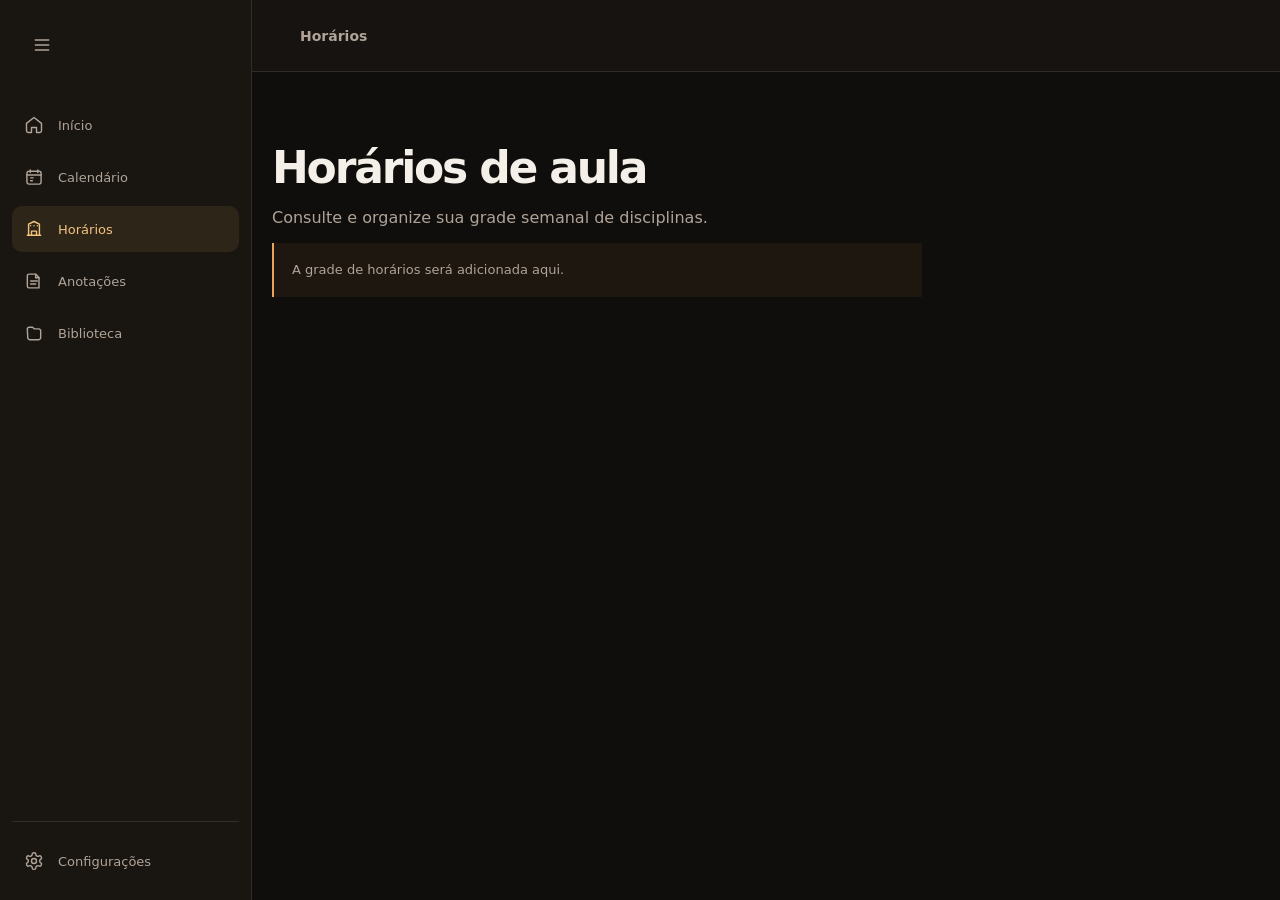
<file: app/horarios.html>
<!DOCTYPE html>
<html lang="pt-BR">
<head>
  <meta charset="UTF-8">
  <meta name="viewport" content="width=device-width, initial-scale=1.0">
  <meta name="theme-color" content="#100e0c">
  <title>Horários de aula · QueroEstudar</title>
  <script src="../sidebar.js"></script>
  <link rel="stylesheet" href="../styles.css">
</head>
<body>
  <div class="app-shell">
    <aside class="app-sidebar" id="app-sidebar" aria-label="Menu principal">
      <div class="sidebar-header">
        <button class="sidebar-toggle sidebar-toggle--sidebar" type="button" data-sidebar-toggle aria-controls="app-sidebar" aria-expanded="true" aria-label="Recolher menu" title="Recolher menu">
          <svg viewBox="0 0 24 24" fill="none" aria-hidden="true"><path d="M4 6h16M4 12h16M4 18h16" stroke="currentColor" stroke-width="1.8" stroke-linecap="round"/></svg>
        </button>
      </div>
      <nav class="app-nav" aria-label="Navegação principal">
        <a href="dashboard.html" aria-label="Início" title="Início"><svg class="nav-icon" viewBox="0 0 24 24" fill="none" aria-hidden="true"><path d="m3 10 9-7 9 7v9a2 2 0 0 1-2 2h-4v-6H9v6H5a2 2 0 0 1-2-2v-9Z" stroke="currentColor" stroke-width="1.7" stroke-linecap="round" stroke-linejoin="round"/></svg><span class="nav-label">Início</span></a>
        <a href="calendario.html" aria-label="Calendário" title="Calendário"><svg class="nav-icon" viewBox="0 0 24 24" fill="none" aria-hidden="true"><rect x="3.5" y="5" width="17" height="15.5" rx="2.5" stroke="currentColor" stroke-width="1.7"/><path d="M7.5 3.5v3M16.5 3.5v3M3.5 9.5h17M8 13h3M8 16.5h2" stroke="currentColor" stroke-width="1.7" stroke-linecap="round"/></svg><span class="nav-label">Calendário</span></a>
        <a href="horarios.html" aria-current="page" aria-label="Horários de aula" title="Horários de aula"><svg class="nav-icon" viewBox="0 0 24 24" fill="none" aria-hidden="true"><path d="M4 19.5h16M5.5 19.5V6.25L12 3l6.5 3.25V19.5M9 19.5v-5h6v5M8 8h.01M12 8h.01M16 8h.01" stroke="currentColor" stroke-width="1.7" stroke-linecap="round" stroke-linejoin="round"/></svg><span class="nav-label">Horários</span></a>
        <a href="anotacoes.html" aria-label="Anotações" title="Anotações"><svg class="nav-icon" viewBox="0 0 24 24" fill="none" aria-hidden="true"><path d="M6 3.75h8l4 4v12.5H6a2 2 0 0 1-2-2v-12.5a2 2 0 0 1 2-2Z" stroke="currentColor" stroke-width="1.7" stroke-linejoin="round"/><path d="M14 4v4h4M8 12h8M8 15.5h6" stroke="currentColor" stroke-width="1.7" stroke-linecap="round"/></svg><span class="nav-label">Anotações</span></a>
        <a href="biblioteca.html" aria-label="Biblioteca de materiais" title="Biblioteca de materiais"><svg class="nav-icon" viewBox="0 0 24 24" fill="none" aria-hidden="true"><path d="M4 7.25A2.25 2.25 0 0 1 6.25 5h4l2 2h5.5A2.25 2.25 0 0 1 20 9.25v8.5A2.25 2.25 0 0 1 17.75 20h-11A2.25 2.25 0 0 1 4.5 17.75L4 7.25Z" stroke="currentColor" stroke-width="1.7" stroke-linejoin="round"/></svg><span class="nav-label">Biblioteca</span></a>
      </nav>
      <div class="sidebar-footer">
        <nav class="app-nav" aria-label="Configurações">
          <a href="configuracoes.html" aria-label="Configurações" title="Configurações"><svg class="nav-icon" viewBox="0 0 24 24" fill="none" aria-hidden="true"><path d="M12.22 2h-.44a2 2 0 0 0-2 2v.18a2 2 0 0 1-1 1.73l-.43.25a2 2 0 0 1-2 0l-.15-.08a2 2 0 0 0-2.73.73l-.22.38a2 2 0 0 0 .73 2.73l.15.09a2 2 0 0 1 1 1.73v.51a2 2 0 0 1-1 1.74l-.15.08a2 2 0 0 0-.73 2.73l.22.38a2 2 0 0 0 2.73.73l.15-.08a2 2 0 0 1 2 0l.43.25a2 2 0 0 1 1 1.73V20a2 2 0 0 0 2 2h.44a2 2 0 0 0 2-2v-.18a2 2 0 0 1 1-1.73l.43-.25a2 2 0 0 1 2 0l.15.08a2 2 0 0 0 2.73-.73l.22-.38a2 2 0 0 0-.73-2.73l-.15-.08a2 2 0 0 1-1-1.74v-.5a2 2 0 0 1 1-1.74l.15-.08a2 2 0 0 0 .73-2.73l-.22-.38a2 2 0 0 0-2.73-.73l-.15.08a2 2 0 0 1-2 0l-.43-.25a2 2 0 0 1-1-1.73V4a2 2 0 0 0-2-2z" stroke="currentColor" stroke-width="1.7" stroke-linecap="round" stroke-linejoin="round"/><circle cx="12" cy="12" r="3" stroke="currentColor" stroke-width="1.7"/></svg><span class="nav-label">Configurações</span></a>
        </nav>
      </div>
    </aside>
    <button class="sidebar-backdrop" type="button" aria-label="Fechar menu"></button>
    <div class="app-content">
      <header class="app-topbar">
        <button class="sidebar-toggle sidebar-toggle--mobile" type="button" data-sidebar-toggle aria-controls="app-sidebar" aria-expanded="true" aria-label="Recolher menu">
          <svg viewBox="0 0 24 24" fill="none" aria-hidden="true"><path d="M4 6h16M4 12h16M4 18h16" stroke="currentColor" stroke-width="1.8" stroke-linecap="round"/></svg>
        </button>
        <span class="app-topbar-title">Horários</span>
      </header>
      <main class="app-main">
        <h1>Horários de aula</h1>
        <p>Consulte e organize sua grade semanal de disciplinas.</p>
        <p class="page-notice">A grade de horários será adicionada aqui.</p>
      </main>
    </div>
  </div>
</body>
</html>
</file>
<file: styles.css>
:root {
  color-scheme: dark;
  --bg: #100e0c;
  --panel: #191612;
  --panel-soft: #211b16;
  --border: rgba(236, 214, 188, 0.12);
  --text: #f4efe8;
  --muted: #b0a397;
  --accent: #e8a45b;
  --accent-strong: #f3c27f;
  --accent-ink: #2a1b0e;
}

* {
  box-sizing: border-box;
}

body {
  min-width: 320px;
  min-height: 100vh;
  margin: 0;
  background: var(--bg);
  color: var(--text);
  font-family: Inter, ui-sans-serif, system-ui, -apple-system, BlinkMacSystemFont, "Segoe UI", sans-serif;
  -webkit-font-smoothing: antialiased;
}

a {
  color: inherit;
}

.page {
  display: grid;
  grid-template-columns: minmax(0, 1fr) minmax(390px, 0.85fr);
  min-height: 100vh;
  max-width: 1440px;
  margin: 0 auto;
  padding: 32px clamp(24px, 6vw, 88px);
  gap: clamp(48px, 9vw, 136px);
  align-items: center;
}

.intro {
  position: relative;
  display: flex;
  flex-direction: column;
  justify-content: center;
  min-height: 680px;
  padding: 20px 0;
}

.brand {
  display: inline-flex;
  align-items: center;
  gap: 12px;
  width: fit-content;
  color: var(--text);
  text-decoration: none;
  font-size: 17px;
  font-weight: 720;
  letter-spacing: -0.035em;
}

.brand-mark {
  display: grid;
  width: 42px;
  height: 42px;
  place-items: center;
  border: 1px solid rgba(243, 194, 127, 0.25);
  border-radius: 14px;
  background: linear-gradient(145deg, rgba(232, 164, 91, 0.18), rgba(232, 164, 91, 0.05));
  color: var(--accent-strong);
}

.brand-mark img {
  display: block;
  width: 23px;
  height: 23px;
}

.intro-copy {
  max-width: 550px;
  margin-top: clamp(64px, 10vh, 108px);
}

.eyebrow {
  display: inline-flex;
  align-items: center;
  gap: 9px;
  margin: 0 0 20px;
  color: var(--accent-strong);
  font-size: 12px;
  font-weight: 700;
  letter-spacing: 0.12em;
  text-transform: uppercase;
}

.eyebrow::before {
  width: 22px;
  height: 1px;
  background: var(--accent);
  content: "";
}

h1 {
  margin: 0;
  font-size: clamp(38px, 5vw, 62px);
  font-weight: 650;
  letter-spacing: -0.065em;
  line-height: 1.08;
}

h1 span {
  color: var(--accent);
}

.intro-copy > p {
  max-width: 440px;
  margin: 22px 0 0;
  color: var(--muted);
  font-size: 16px;
  line-height: 1.75;
}

.feature-list {
  display: grid;
  grid-template-columns: repeat(2, minmax(0, 1fr));
  max-width: 510px;
  margin: 42px 0 0;
  padding: 0;
  gap: 14px;
  list-style: none;
}

.feature {
  display: flex;
  min-height: 70px;
  align-items: center;
  gap: 12px;
  padding: 14px;
  border: 1px solid var(--border);
  border-radius: 14px;
  background: rgba(33, 27, 22, 0.72);
  color: #e1d8ce;
  font-size: 13px;
  font-weight: 550;
}

.feature-icon {
  display: grid;
  width: 36px;
  height: 36px;
  flex: 0 0 36px;
  place-items: center;
  border-radius: 11px;
  background: rgba(232, 164, 91, 0.1);
  color: var(--accent-strong);
}

.intro-note {
  position: absolute;
  bottom: 8px;
  margin: 0;
  color: #81756a;
  font-size: 12px;
}

.login-side {
  display: flex;
  justify-content: center;
  align-items: center;
}

.login-card {
  width: 100%;
  max-width: 450px;
  padding: clamp(28px, 4vw, 44px);
  border: 1px solid var(--border);
  border-radius: 22px;
  background: linear-gradient(145deg, rgba(32, 26, 21, 0.97), rgba(24, 20, 17, 0.97));
  box-shadow: 0 28px 80px rgba(0, 0, 0, 0.28);
}

.mobile-brand {
  display: none;
  margin-bottom: 38px;
}

.login-heading {
  margin-bottom: 30px;
}

.login-heading h2 {
  margin: 0;
  font-size: 29px;
  font-weight: 650;
  letter-spacing: -0.045em;
}

.login-heading p {
  margin: 9px 0 0;
  color: var(--muted);
  font-size: 14px;
  line-height: 1.6;
}

.field {
  margin-bottom: 20px;
}

.input-wrap {
  position: relative;
}

.input-icon {
  position: absolute;
  top: 50%;
  left: 15px;
  width: 18px;
  height: 18px;
  color: #9c8b7b;
  transform: translateY(-50%);
  pointer-events: none;
}

.field label {
  display: block;
  margin-bottom: 9px;
  color: #e5dbcf;
  font-size: 13px;
  font-weight: 600;
}

.field input {
  width: 100%;
  height: 52px;
  padding: 0 15px 0 44px;
  border: 1px solid rgba(190, 208, 226, 0.14);
  border-radius: 11px;
  outline: none;
  background: #120f0d;
  color: var(--text);
  font: inherit;
  font-size: 14px;
  transition: border-color 160ms ease, box-shadow 160ms ease;
}

.field input::placeholder {
  color: #897d70;
}

.field input:focus {
  border-color: rgba(232, 164, 91, 0.78);
  box-shadow: 0 0 0 3px rgba(232, 164, 91, 0.12);
}

.form-options {
  display: flex;
  align-items: center;
  justify-content: space-between;
  margin: 2px 0 26px;
  gap: 12px;
  font-size: 12px;
}

.remember {
  display: inline-flex;
  align-items: center;
  gap: 8px;
  color: #b6a99b;
  cursor: pointer;
}

.remember input {
  width: 15px;
  height: 15px;
  margin: 0;
  accent-color: var(--accent);
}

.text-link {
  color: var(--accent-strong);
  text-decoration: none;
  transition: color 160ms ease;
}

.text-link:hover {
  color: #ffddb3;
  text-decoration: underline;
  text-underline-offset: 3px;
}

.submit-button {
  display: inline-flex;
  width: 100%;
  height: 52px;
  align-items: center;
  justify-content: center;
  gap: 10px;
  border: 0;
  border-radius: 11px;
  background: var(--accent);
  color: var(--accent-ink);
  cursor: pointer;
  font: inherit;
  font-size: 14px;
  font-weight: 750;
  transition: background 160ms ease, transform 160ms ease;
}

.submit-button:hover {
  background: var(--accent-strong);
  transform: translateY(-1px);
}

.submit-button:focus-visible,
.text-link:focus-visible,
.brand:focus-visible {
  outline: 2px solid var(--accent-strong);
  outline-offset: 4px;
}

.signup {
  margin: 25px 0 0;
  color: var(--muted);
  font-size: 13px;
  text-align: center;
}

.signup a {
  margin-left: 4px;
  font-weight: 650;
}

.divider {
  display: flex;
  align-items: center;
  gap: 13px;
  margin: 26px 0 0;
  color: #897d70;
  font-size: 11px;
}

.divider::before,
.divider::after {
  height: 1px;
  flex: 1;
  background: var(--border);
  content: "";
}

.secure-note {
  display: flex;
  align-items: center;
  justify-content: center;
  gap: 7px;
  margin: 20px 0 0;
  color: #a09181;
  font-size: 11px;
}

.secure-note svg {
  color: #c99763;
}

.auth-page {
  display: flex;
  min-height: 100vh;
  align-items: center;
  justify-content: center;
  padding: 24px;
}

.auth-card {
  width: 100%;
  max-width: 450px;
}

.auth-card .brand {
  margin-bottom: 30px;
}

.auth-card .field input {
  padding-left: 15px;
}

.app-shell {
  display: grid;
  grid-template-columns: 252px minmax(0, 1fr);
  min-height: 100vh;
  transition: grid-template-columns 200ms ease;
}

.app-sidebar {
  position: sticky;
  top: 0;
  display: flex;
  height: 100vh;
  flex-direction: column;
  padding: 24px 12px 16px;
  overflow-y: auto;
  border-right: 1px solid var(--border);
  background: var(--panel);
  transition: padding-left 200ms ease, padding-right 200ms ease;
}

.sidebar-header {
  display: flex;
  min-height: 42px;
  align-items: center;
  margin: 0 10px 36px;
  transition: margin-left 200ms ease, margin-right 200ms ease;
}

.app-nav {
  display: flex;
  flex-direction: column;
  gap: 6px;
}

.app-nav a {
  display: flex;
  height: 46px;
  min-height: 46px;
  align-items: center;
  gap: 14px;
  padding: 10px 12px;
  overflow: hidden;
  border-radius: 10px;
  color: var(--muted);
  font-size: 13px;
  text-decoration: none;
  transition: background 160ms ease, color 160ms ease, gap 200ms ease,
    height 200ms ease, padding 200ms ease;
  white-space: nowrap;
}

.app-nav a:hover,
.app-nav a[aria-current="page"] {
  background: rgba(232, 164, 91, 0.1);
  color: var(--accent-strong);
}

.nav-icon {
  width: 20px;
  height: 20px;
  flex: 0 0 20px;
}

.nav-label {
  max-width: 180px;
  overflow: hidden;
  text-overflow: ellipsis;
  transition: max-width 200ms ease, opacity 120ms ease;
}

.sidebar-footer {
  margin-top: auto;
  padding-top: 16px;
  border-top: 1px solid var(--border);
}

.sidebar-toggle {
  display: inline-flex;
  width: 40px;
  height: 40px;
  flex: 0 0 40px;
  align-items: center;
  justify-content: center;
  border: 1px solid var(--border);
  border-radius: 10px;
  background: var(--panel);
  color: var(--muted);
  cursor: pointer;
}

.sidebar-toggle--mobile {
  display: none;
}

.sidebar-toggle--sidebar {
  border-color: transparent;
  border-radius: 8px;
  background: transparent;
}

.sidebar-toggle:hover {
  border-color: rgba(232, 164, 91, 0.48);
  color: var(--accent-strong);
}

.sidebar-toggle--sidebar:hover {
  border-color: transparent;
  background: rgba(255, 255, 255, 0.06);
  color: var(--text);
}

.sidebar-toggle:focus-visible,
.app-nav a:focus-visible {
  outline: 2px solid var(--accent-strong);
  outline-offset: 3px;
}

.sidebar-toggle svg {
  width: 20px;
  height: 20px;
}

.app-content {
  min-width: 0;
}

.app-topbar {
  display: flex;
  min-height: 72px;
  align-items: center;
  gap: 16px;
  padding: 16px clamp(20px, 4vw, 48px);
  border-bottom: 1px solid var(--border);
  background: rgba(25, 22, 18, 0.72);
}

.app-topbar-title {
  color: var(--muted);
  font-size: 14px;
  font-weight: 550;
}

.sidebar-backdrop {
  display: none;
}

body.sidebar-open {
  overflow: hidden;
}

.sidebar-collapsed .app-shell {
  grid-template-columns: 64px minmax(0, 1fr);
}

.sidebar-collapsed .app-sidebar {
  padding-right: 8px;
  padding-left: 8px;
}

.sidebar-collapsed .sidebar-header {
  margin-right: 0;
  margin-left: 0;
}

.sidebar-collapsed .nav-label {
  max-width: 0;
  opacity: 0;
}

.sidebar-collapsed .app-nav a {
  height: 47px;
  min-height: 47px;
  gap: 0;
  padding-right: 13px;
  padding-left: 13px;
  border-radius: 10px;
}

.app-main {
  width: min(100% - 40px, 1100px);
  margin: 0 auto;
  padding: clamp(36px, 7vw, 72px) 0;
  animation: app-content-enter 140ms ease-out both;
}

@keyframes app-content-enter {
  from {
    opacity: 0;
    transform: translateY(4px);
  }

  to {
    opacity: 1;
    transform: translateY(0);
  }
}

@keyframes app-content-fade {
  from {
    opacity: 0;
  }

  to {
    opacity: 1;
  }
}

.app-main h1 {
  font-size: clamp(32px, 4vw, 44px);
  letter-spacing: -0.05em;
}

.app-main > p {
  max-width: 650px;
  margin: 12px 0 0;
  color: var(--muted);
  line-height: 1.7;
}

.app-grid {
  display: grid;
  grid-template-columns: repeat(auto-fit, minmax(220px, 1fr));
  margin-top: 32px;
  gap: 16px;
}

.app-card {
  display: block;
  padding: 22px;
  border: 1px solid var(--border);
  border-radius: 14px;
  background: var(--panel);
  text-decoration: none;
  transition: border-color 160ms ease, transform 160ms ease;
}

.app-card:hover {
  border-color: rgba(232, 164, 91, 0.48);
  transform: translateY(-2px);
}

.app-card h2 {
  margin: 0;
  font-size: 17px;
  letter-spacing: -0.02em;
}

.app-card p {
  margin: 8px 0 0;
  color: var(--muted);
  font-size: 13px;
  line-height: 1.6;
}

.page-notice {
  margin-top: 30px;
  padding: 16px 18px;
  border-left: 2px solid var(--accent);
  background: rgba(232, 164, 91, 0.06);
  color: var(--muted);
  font-size: 13px;
  line-height: 1.6;
}

.settings-section {
  max-width: 650px;
  margin-top: 32px;
  padding: 22px;
  border: 1px solid var(--border);
  border-radius: 14px;
  background: var(--panel);
}

.settings-section h2 {
  margin: 0;
  font-size: 17px;
}

.settings-account-row {
  display: flex;
  align-items: center;
  justify-content: space-between;
  gap: 20px;
  margin-top: 20px;
  padding-top: 20px;
  border-top: 1px solid var(--border);
}

.settings-account-copy h3 {
  margin: 0;
  font-size: 14px;
}

.settings-account-copy p {
  margin: 6px 0 0;
  color: var(--muted);
  font-size: 13px;
  line-height: 1.6;
}

.logout-link {
  display: inline-flex;
  flex: 0 0 auto;
  align-items: center;
  gap: 8px;
  padding: 10px 14px;
  border: 1px solid rgba(220, 143, 131, 0.36);
  border-radius: 9px;
  background: rgba(220, 143, 131, 0.08);
  color: #e6a196;
  font-size: 13px;
  font-weight: 600;
  text-decoration: none;
  transition: background-color 140ms ease, border-color 140ms ease, color 140ms ease;
}

.logout-link:hover {
  border-color: rgba(220, 143, 131, 0.6);
  background: rgba(220, 143, 131, 0.14);
  color: #f0b5aa;
}

.logout-link:focus-visible {
  outline: 2px solid #e6a196;
  outline-offset: 3px;
}

.logout-link svg {
  width: 18px;
  height: 18px;
  flex: 0 0 18px;
}

@media (max-width: 900px) {
  .page {
    grid-template-columns: minmax(0, 0.9fr) minmax(340px, 1fr);
    padding-right: 32px;
    padding-left: 32px;
    gap: 42px;
  }

  .feature-list {
    grid-template-columns: 1fr;
    gap: 10px;
  }

  .feature {
    min-height: 58px;
    padding: 10px 12px;
  }

  .intro {
    min-height: 620px;
  }
}

@media (max-width: 700px) {
  .page {
    display: block;
    min-height: 100vh;
    padding: 26px 20px;
  }

  .intro {
    display: none;
  }

  .login-side {
    min-height: calc(100vh - 52px);
  }

  .login-card {
    max-width: 440px;
    padding: 30px 24px;
  }

  .mobile-brand {
    display: inline-flex;
  }

  .app-shell,
  .sidebar-collapsed .app-shell {
    display: block;
    transition: none;
  }

  .app-sidebar,
  .sidebar-collapsed .app-sidebar {
    position: fixed;
    z-index: 40;
    top: 0;
    left: 0;
    width: min(280px, calc(100vw - 56px));
    height: 100vh;
    transform: translateX(-105%);
    transition: transform 220ms cubic-bezier(0.22, 1, 0.36, 1);
  }

  .sidebar-collapsed .app-sidebar {
    padding-right: 12px;
    padding-left: 12px;
  }

  .sidebar-collapsed .nav-label {
    max-width: 180px;
    opacity: 1;
  }

  .sidebar-collapsed .app-nav a {
    width: auto;
    height: auto;
    min-height: 46px;
    align-self: stretch;
    gap: 14px;
    padding: 10px 12px;
    justify-content: flex-start;
  }

  .sidebar-open .app-sidebar {
    transform: translateX(0);
  }

  .sidebar-backdrop {
    position: fixed;
    z-index: 30;
    inset: 0;
    display: block;
    width: 100%;
    height: 100%;
    border: 0;
    background: rgba(0, 0, 0, 0.62);
    opacity: 0;
    visibility: hidden;
    transition: opacity 220ms ease, visibility 0s linear 220ms;
  }

  .sidebar-open .sidebar-backdrop {
    opacity: 1;
    visibility: visible;
    transition-delay: 0s;
  }

  .app-topbar {
    min-height: 64px;
    padding: 12px 20px;
  }

  .sidebar-toggle--mobile {
    display: inline-flex;
  }

  .auth-page {
    padding: 20px;
  }

  .auth-card {
    padding: 30px 24px;
  }
}

@media (max-width: 380px) {
  .page {
    padding-right: 14px;
    padding-left: 14px;
  }

  .login-card {
    padding: 26px 19px;
  }

  .form-options {
    font-size: 11px;
  }

}

@media (max-width: 500px) {
  .settings-account-row {
    align-items: flex-start;
    flex-direction: column;
  }
}

@media (prefers-reduced-motion: reduce) {
  *,
  *::before,
  *::after {
    scroll-behavior: auto !important;
    transition-duration: 0.01ms !important;
  }

  .app-shell,
  .app-sidebar,
  .sidebar-header,
  .app-nav a,
  .nav-label {
    transition-duration: 150ms !important;
    transition-delay: 0s !important;
  }

  .sidebar-backdrop {
    transition-duration: 150ms, 0s !important;
    transition-delay: 0s, 150ms !important;
  }

  .sidebar-open .sidebar-backdrop {
    transition-delay: 0s !important;
  }

  .app-main {
    animation-name: app-content-fade;
    animation-duration: 120ms;
  }
}
</file>
